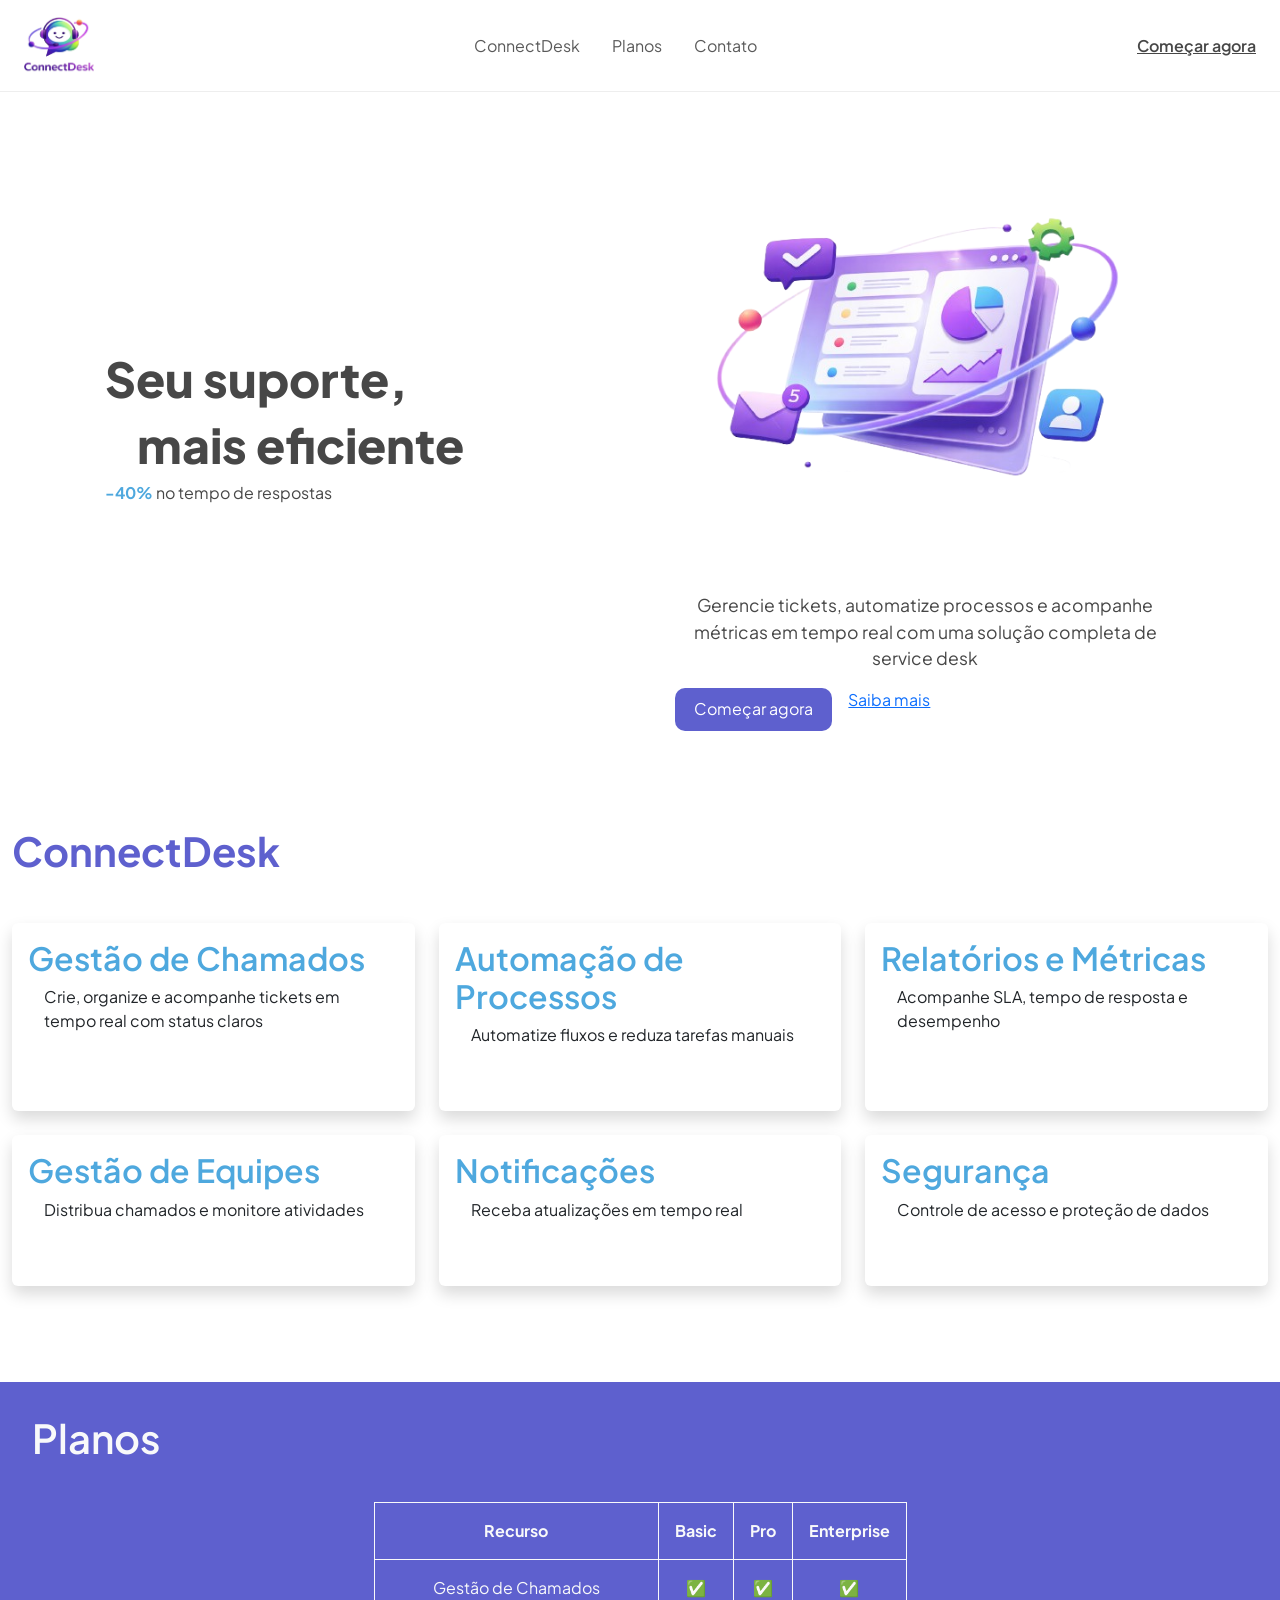
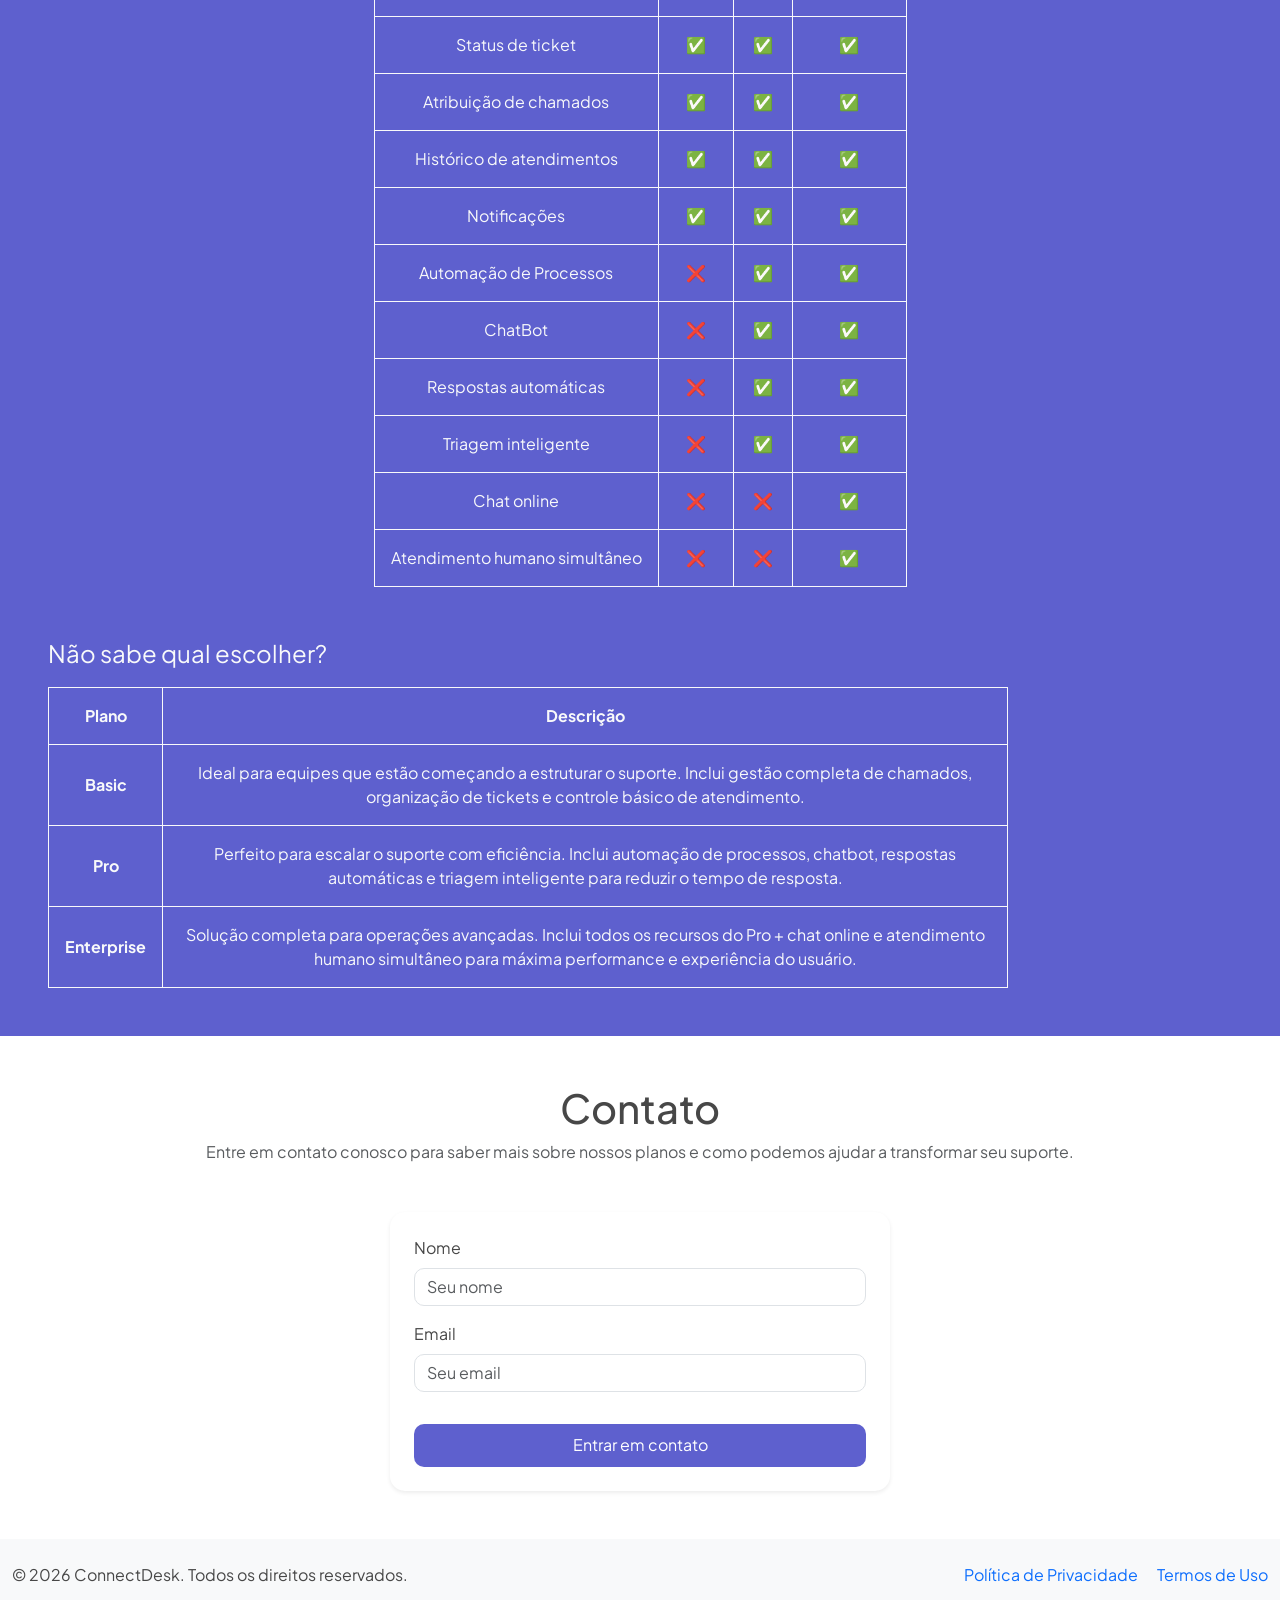
<file: index.html>
<!DOCTYPE html>
<html lang="en">
<head>
    <meta charset="UTF-8">
    <meta name="viewport" content="width=device-width, initial-scale=1.0">
    <link href="https://cdn.jsdelivr.net/npm/bootstrap@5.3.3/dist/css/bootstrap.min.css" rel="stylesheet">
    <link rel="stylesheet" href="css/styles.css">
    <title>Conheça ConnectDesk</title>
</head>
<body>
    <header class="container-fluid py-2">
        <nav class="navbar navbar-expand-lg">
            <div class="container-fluid">
                <img src="assets/logo.png" style="max-width: 70px;">

                <!-- botão mobile -->
                <button class="navbar-toggler" type="button" data-bs-toggle="collapse" data-bs-target="#menu">
                    <span class="navbar-toggler-icon"></span>
                </button>

                <div class="collapse navbar-collapse justify-content-center" id="menu">
                    <div class="navbar-nav gap-3 text-center">
                        <a class="nav-link" href="#connectdesk">ConnectDesk</a>
                        <a class="nav-link" href="#planos">Planos</a>
                        <a class="nav-link" href="#contato">Contato</a>
                    </div>
                </div>

                <div class="d-none d-lg-block">
                    <a href="http://localhost/ConnectDesk/screen/cadastro.html" class="fw-semibold">Começar agora</a>
                </div>
            </div>
        </nav>
    </header>

    <main class="container py-5">
        <div class="row align-items-center text-center text-md-start">
            <!-- TEXTO -->
            <div class="col-md-6 order-2 order-md-1">
                <div class="frase-efeito mx-auto">
                    <h1>Seu suporte,</h1>
                    <h1 id="scd-h1">mais eficiente</h1>
                    <p><span> -40%</span> no tempo de respostas</p>
                </div>
            </div>

            <!-- IMAGEM -->
            <div class="col-md-6 order-1 order-md-2 text-center">
                <img src="assets/abstract_image_index_page.png" class="img-fluid mb-4">

                <div class="opcoes mx-auto">
                    <p>
                        Gerencie tickets, automatize processos e acompanhe métricas 
                        em tempo real com uma solução completa de service desk
                    </p>

                    <div class="d-flex flex-column flex-md-row gap-3 justify-content-center justify-content-md-start">
                        <a href="http://localhost/ConnectDesk/screen/cadastro.html">
                        <button class="btn btn-primary">Começar agora</button>
                        </a>
                        <a href="#connectdesk" class="text-decoration-underline">Saiba mais</a>
                    </div>
                </div>
            </div>
        </div>
    </main>

    
    <section class="container-fluid py-5 mb-5" id="connectdesk">
        <h1 class="text-left mb-5">ConnectDesk</h1>

        <div class="row g-4">

            <div class="col-12 col-md-6 col-lg-4">
                <div class="card p-3 h-100 shadow p-3 mb-5 bg-body rounded">
                    <h2>Gestão de Chamados</h2>
                    <p>Crie, organize e acompanhe tickets em tempo real com status claros</p>
                </div>
            </div>

            <div class="col-12 col-md-6 col-lg-4">
                <div class="card p-3 h-100 shadow p-3 mb-5 bg-body rounded">
                    <h2>Automação de Processos</h2>
                    <p>Automatize fluxos e reduza tarefas manuais</p>
                </div>
            </div>

            <div class="col-12 col-md-6 col-lg-4">
                <div class="card p-3 h-100 shadow p-3 mb-5 bg-body rounded">
                    <h2>Relatórios e Métricas</h2>
                    <p>Acompanhe SLA, tempo de resposta e desempenho</p>
                </div>
            </div>

            <div class="col-12 col-md-6 col-lg-4">
                <div class="card p-3 h-100 shadow p-3 mb-5 bg-body rounded">
                    <h2>Gestão de Equipes</h2>
                    <p>Distribua chamados e monitore atividades</p>
                </div>
            </div>

            <div class="col-12 col-md-6 col-lg-4">
                <div class="card p-3 h-100 shadow p-3 mb-5 bg-body rounded">
                    <h2>Notificações</h2>
                    <p>Receba atualizações em tempo real</p>
                </div>
            </div>

            <div class="col-12 col-md-6 col-lg-4">
                <div class="card p-3 h-100 shadow p-3 mb-5 bg-body rounded">
                    <h2>Segurança</h2>
                    <p>Controle de acesso e proteção de dados</p>
                </div>
            </div>

        </div>
    </section>

    <section class="container-fluid p-0" id="planos">
        <h1 class="text-left">Planos</h1>

    <div class="table-responsive pb-5">
        <div class="d-flex justify-content-center">
            <table class=" w-auto text-center">
                    <thead>
                        <tr>
                            <th>Recurso</th>
                            <th>Basic</th>
                            <th>Pro</th>
                            <th>Enterprise</th>
                        </tr>
                    </thead>
                    <tbody>
                        <tr>
                            <td data-label="Recurso">Gestão de Chamados</td>
                            <td data-label="Basic">✅</td>
                            <td data-label="Pro">✅</td>
                            <td data-label="Enterprise">✅</td>
                        </tr>
                        <tr>
                            <td data-label="Recurso">Status de ticket</td>
                            <td data-label="Basic">✅</td>
                            <td data-label="Pro">✅</td>
                            <td data-label="Enterprise">✅</td>
                        </tr>
                        <tr>
                            <td data-label="Recurso">Atribuição de chamados</td>
                            <td data-label="Basic">✅</td>
                            <td data-label="Pro">✅</td>
                            <td data-label="Enterprise">✅</td>
                        </tr>
                        <tr>
                            <td data-label="Recurso">Histórico de atendimentos</td>
                            <td data-label="Basic">✅</td>
                            <td data-label="Pro">✅</td>
                            <td data-label="Enterprise">✅</td>
                        </tr>
                        <tr>
                            <td data-label="Recurso">Notificações</td>
                            <td data-label="Basic">✅</td>
                            <td data-label="Pro">✅</td>
                            <td data-label="Enterprise">✅</td>
                        </tr>
                        <tr>
                            <td data-label="Recurso">Automação de Processos</td>
                            <td data-label="Basic">❌</td>
                            <td data-label="Pro">✅</td>
                            <td data-label="Enterprise">✅</td>
                        </tr>        
                        <tr>
                            <td data-label="Recurso">ChatBot</td>
                            <td data-label="Basic">❌</td>
                            <td data-label="Pro">✅</td>
                            <td data-label="Enterprise">✅</td>
                        </tr>
                        <tr>
                            <td data-label="Recurso">Respostas automáticas</td>
                            <td data-label="Basic">❌</td>
                            <td data-label="Pro">✅</td>
                            <td data-label="Enterprise">✅</td>  
                        </tr>
                        <tr>
                            <td data-label="Enterprise">Triagem inteligente</td>
                            <td data-label="Basic">❌</td>
                            <td data-label="Pro">✅</td>
                            <td data-label="Enterprise">✅</td>
                        </tr> 
                        <tr>
                            <td data-label="Recurso">Chat online</td>
                            <td data-label="Basic">❌</td>
                            <td data-label="Pro">❌</td>
                            <td data-label="Enterprise">✅</td>
                        </tr>  
                        <tr>
                            <td data-label="Recurso">Atendimento humano simultâneo</td>
                            <td data-label="Basic">❌</td>
                            <td data-label="Pro">❌</td>
                            <td data-label="Enterprise">✅</td>
                        </tr>                                                             
                    </tbody>
                </table>
            </div>
        </div>

        <p>Não sabe qual escolher?</p>
            <div class="table-responsive pb-5">
             <table class="ms-5 text-center w-75">
                <thead>
                    <tr>
                        <th>Plano</th>
                        <th>Descrição</th>
                    </tr>
                </thead>
                <tbody>
                    <tr>
                        <td><strong>Basic</strong></td>
                        <td>
                            Ideal para equipes que estão começando a estruturar o suporte. 
                            Inclui gestão completa de chamados, organização de tickets e controle básico de atendimento.
                        </td>
                    </tr>
                    <tr>
                        <td><strong>Pro</strong></td>
                        <td>
                            Perfeito para escalar o suporte com eficiência. 
                            Inclui automação de processos, chatbot, respostas automáticas e triagem inteligente para reduzir o tempo de resposta.
                        </td>
                    </tr>
                    <tr>
                        <td><strong>Enterprise</strong></td>
                        <td>
                            Solução completa para operações avançadas. 
                            Inclui todos os recursos do Pro + chat online e atendimento humano simultâneo para máxima performance e experiência do usuário.
                        </td>
                    </tr>
                </tbody>
            </table>
        </div>
    </section>

    <section id="contato" class="container py-5">
        <div class="text-center mb-5">
            <h1>Contato</h1>
            <p class="text-muted">
                Entre em contato conosco para saber mais sobre nossos planos e como podemos ajudar a transformar seu suporte.
            </p>
        </div>

        <div class="d-flex justify-content-center">
            <form class="form-contato p-4 shadow-sm w-100">

                <div class="mb-3">
                    <label for="name" class="form-label">Nome</label>
                    <input type="text" class="form-control" id="name" placeholder="Seu nome">
                </div>

                <div class="mb-3">
                    <label for="email" class="form-label">Email</label>
                    <input type="email" class="form-control" id="email" placeholder="Seu email">
                </div>

                <button type="submit" class="btn btn-primary w-100 mt-3">
                    Entrar em contato
                </button>

            </form>
        </div>
    </section>

    <footer>
        <div class="container-fluid py-4">
            <div class="row align-items-center">

                <div class="col-md-6 text-center text-md-start mb-3 mb-md-0">
                    <p class="mb-0">&copy; 2026 ConnectDesk. Todos os direitos reservados.</p>
                </div>

                <div class="col-md-6 text-center text-md-end">
                    <a href="#" class="text-decoration-none me-3">Política de Privacidade</a>
                    <a href="#" class="text-decoration-none">Termos de Uso</a>
                </div>

            </div>
        </div>
    </footer>

</body>
<script src="https://cdn.jsdelivr.net/npm/bootstrap@5.3.3/dist/js/bootstrap.bundle.min.js"></script>
</html>
</file>
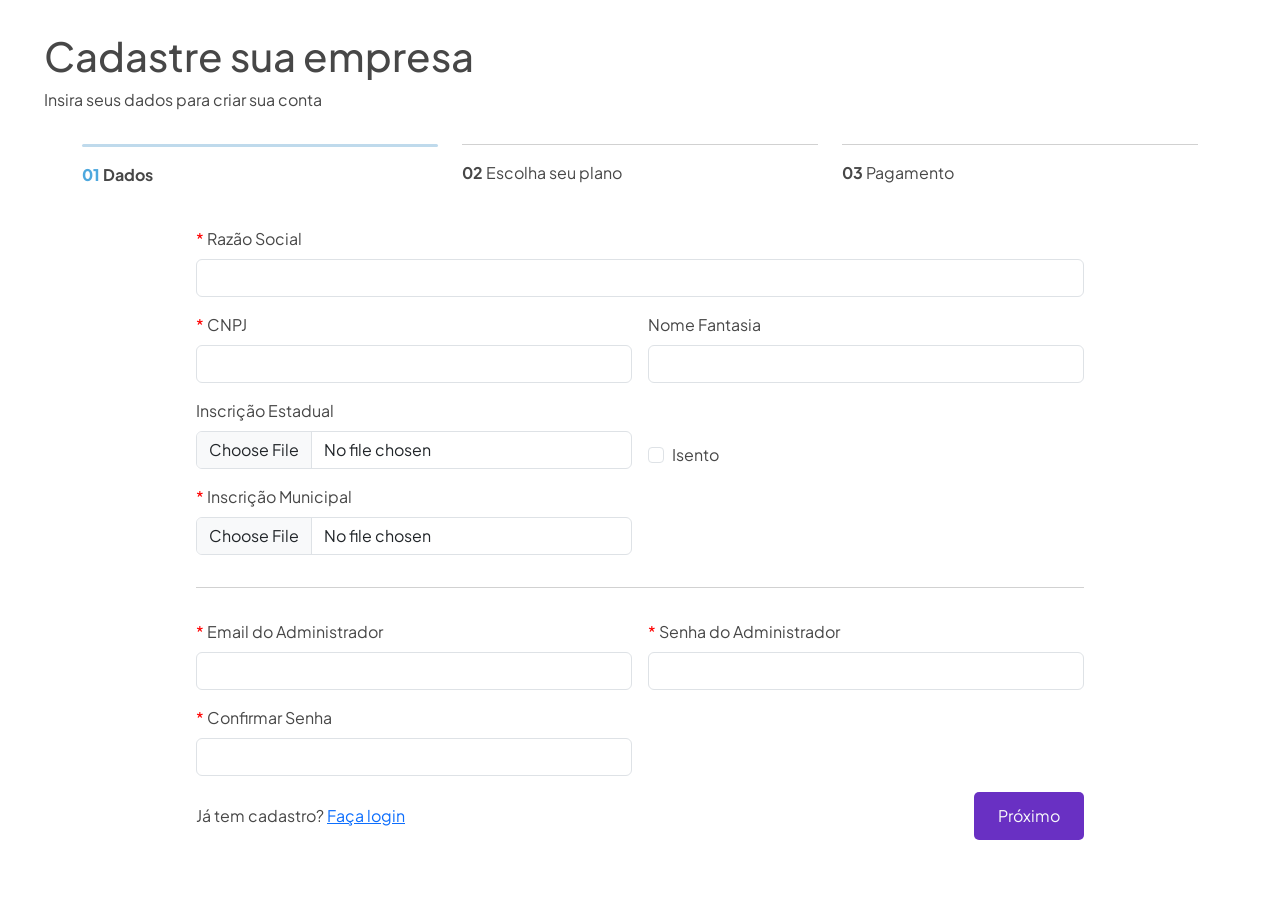
<file: screen/cadastro.html>
<!DOCTYPE html>
<html lang="en">
<head>
    <meta charset="UTF-8">
    <meta name="viewport" content="width=device-width, initial-scale=1.0">
    <link href="https://cdn.jsdelivr.net/npm/bootstrap@5.3.3/dist/css/bootstrap.min.css" rel="stylesheet">
    <link href="https://cdn.jsdelivr.net/npm/bootstrap-icons@1.11.3/font/bootstrap-icons.css" rel="stylesheet">
    <link rel="stylesheet" href="../css/cadastro.css">
    <title>Cadastre-se</title>
</head>
<body>
    <header class="container-fluid text-start">
        <h1>Cadastre sua empresa</h1>
        <p>Insira seus dados para criar sua conta</p>
    </header>
    <main>
        <section class="container">
            <div class="row">
                <div class="col" id="dados">
                    <hr>
                    <p><b>01</b> Dados</p>
                </div>
                <div class="col" id="planos">
                    <hr>
                    <p><b>02</b> Escolha seu plano</p>
                </div>
                <div class="col" id="pagamento">
                    <hr>
                    <p><b>03</b> Pagamento</p>                
                </div>
            </div> <!-- progress line -->
        </section>
    </main>

    <article class="mt-4">
        <form class="container-fluid w-75" id="forms_dados">
            <div class="row g-3">
                <div class="col-12">
                    <label for="razao_social" class="form-label">
                    <span>*</span> Razão Social
                    </label>
                    <input type="text" name="razao_social" id="razao_social" class="form-control" required>
                </div>

                <div class="col-md-6">
                    <label for="cnpj" class="form-label">
                    <span>*</span> CNPJ
                    </label>
                    <input type="text" name="cnpj" id="cnpj" class="form-control" required>
                </div>

                <div class="col-md-6">
                    <label for="nome_fantasia" class="form-label">
                    Nome Fantasia
                    </label>
                    <input type="text" name="nome_fantasia" id="nome_fantasia" class="form-control" required>
                </div>

                <div class="col-md-6">
                    <label for="inscricao_estadual" class="form-label">
                    Inscrição Estadual
                    </label>
                    <input type="file" name="inscricao_estadual" id="inscricao_estadual" class="form-control" >
                </div>

                <div class="col-md-6 d-flex align-items-end">
                    <div class="form-check">
                    <input type="checkbox" name="isento" id="isento" class="form-check-input">
                    <label for="isento" class="form-check-label">Isento</label>
                    </div>
                </div>

                <div class="col-md-6">
                    <label for="inscricao_municipal" class="form-label">
                    <span>*</span> Inscrição Municipal
                    </label>
                    <input type="file" name="inscricao_municipal" id="inscricao_municipal" class="form-control" required>
                </div>

                <div class="col-12">
                    <hr>
                </div>

                <div class="col-md-6">
                    <label for="email_adm" class="form-label">
                    <span>*</span> Email do Administrador
                    </label>
                    <input type="email" name="email_adm" id="email_adm" class="form-control" required>
                </div>

                <div class="col-md-6">
                    <label for="senha_adm" class="form-label">
                    <span>*</span> Senha do Administrador
                    </label>
                    <input type="password" name="senha_adm" id="senha_adm" class="form-control" required>
                </div>

                <div class="col-md-6">
                    <label for="confirmar_senha_adm" class="form-label">
                    <span>*</span> Confirmar Senha
                    </label>
                    <input type="password" name="confirmar_senha_adm" id="confirmar_senha_adm" class="form-control" required>
                </div>

                <div class="col-12 d-flex justify-content-between align-items-center mt-3">
                    <p class="mb-0">
                    Já tem cadastro? <a href= "/screen/login.html">Faça login</a>
                    </p>

                    <button type="submit" id="btn_proximo_dados">
                    Próximo
                    </button>
                </div>
            </div>
        </form>

        <form id="forms_planos" class="flex-column align-items-center gap-4 mt-4" >
            <label for="plano_basico" class="plano-opcao d-flex flex-row align-items-start gap-3 border rounded p-4">
                <input type="radio" name="id_plano" id="plano_basico" value=1>
                <div class="me-5"> <!-- características -->
                    <h2>Plano Básico</h2>
                    <ul>
                        <li>Gestão de chamados</li>
                        <li>Status de ticket</li>
                        <li>Atribuição de chamados</li>
                        <li>Histórico de atendimentos</li>
                        <li>Notificações (via email)</li>
                    </ul>
                </div>

                <div class="vr"></div>

                <div class="ms-5">
                    <h2>A partir de <span>R$ 29,00</span> <sub>/usuário/mês</sub></h2>
                    <p class="text-muted mb-0">Selecione este plano para escolher entre mensal ou anual</p>
                </div>
            </label>

            <label for="plano_pro" class="plano-opcao d-flex flex-row align-items-start gap-3 border rounded p-4">
                 <input type="radio" name="id_plano" id="plano_pro" value=2>
                <div class="me-5"> <!-- características -->
                    <h2>Plano Pro</h2>
                    <ul>
                        <li>Plano básico</li>
                        <li>Automação de processos</li>
                        <li>Chatbot</li>
                        <li>Respostas automáticas</li>
                        <li>Triagem inteligente</li>
                    </ul>
                </div>
            

                <div class="vr"></div>

                <div class="ms-5">
                     <h2>A partir de <span>R$ 79,00</span> <sub>/usuário/mês</sub></h2>
                    <p class="text-muted mb-0">Selecione este plano para escolher entre mensal ou anual</p>
                </div>
            </label>

            <label for="plano_enterprise" class="plano-opcao d-flex flex-row align-items-start gap-3 border rounded p-4">
                <input type="radio" name="id_plano" id="plano_enterprise" value=3>
                <div class="me-4"> <!-- características -->
                    <h2>Plano Enterprise</h2>
                    <ul>
                        <li>Plano Pro</li>
                        <li>Automação de processos</li>
                        <li>Chatbot</li>
                        <li>Respostas automáticas</li>
                        <li>Triagem inteligente</li>
                    </ul>
                </div>
            

                <div class="vr"></div>
                
                <div class="ms-5">
                    <h2>A partir de <span>R$ 149,00</span> <sub>/usuário/mês</sub></h2>
                    <p class="text-muted mb-0">Selecione este plano para escolher entre mensal ou anual</p>
                </div>
            </label>

              <!-- Tabela de tipos de assinatura, exibida após escolher um plano -->
            <div id="tabela-assinatura-wrapper" class="w-100" style="display: none;">
                <h4 class="text-center mb-3">
                    Como você quer pagar o <span id="planoEscolhidoNome">Plano</span>?
                </h4>

                <table class="table-assinatura mx-auto">
                    <thead>
                        <tr>
                            <th></th>
                            <th>Tipo</th>
                            <th>Preço</th>
                        </tr>
                    </thead>
                    <tbody>
                        <tr id="linha_tipo_mensal" class="linha-tipo">
                            <td><input type="radio" name="tipo_assinatura" id="tipo_mensal" value="mensal"></td>
                            <td>Mensal</td>
                            <td id="precoMensalTabela">R$ 29,00 <small>/usuário</small></td>
                        </tr>
                        <tr id="linha_tipo_anual" class="linha-tipo">
                            <td><input type="radio" name="tipo_assinatura" id="tipo_anual" value="anual"></td>
                            <td>Anual</td>
                            <td id="precoAnualTabela">R$ 319,00 <small>/usuário</small></td>
                        </tr>
                    </tbody>
                </table>
            </div>

            <button id="btn_voltar_planos" class="mt-5 me-5">
                Voltar
            </button>
            
            <button type="submit" id="btn_proximo_planos" class="ms-5">
                Próximo
            </button>
        </form>

        <form action="" id="forms_pagamento">
            <button type="button" id="btn_voltar_pagamento" class="mt-5 me-5">
                <i class="bi bi-chevron-left"></i>
            </button>

            <h5 class="fw-bold mb-3">Dados para emissão fiscal</h5>

            <div class="dropdown mb-4">
                <button 
                    class="btn btn-light border d-flex align-items-center w-100 p-3 gap-3 shadow-sm" 
                    type="button" 
                    id="dropdownMenuButton1" 
                    data-bs-toggle="dropdown"
                >
                    <i class="bi bi-file-earmark fs-1"></i>

                    <div class="text-start flex-grow-1">
                    <div class="fw-semibold">Nome Empresa</div>
                    <small class="text-muted">CNPJ: 12.345.678/0001-90</small>
                    </div>

                    <i class="bi bi-chevron-down text-muted"></i>
                </button>
                
                <div class="dropdown-menu p-4 shadow border-0 w-100">
                    <h6 class="fw-bold mb-2">Nome Empresa</h6>
                    <p class="mb-1 text-muted">CNPJ: 12.345.678/0001-90</p>
                    <p class="mb-1 text-muted">Inscrição Estadual: ...</p>
                    <p class="mb-1 text-muted">Inscrição Municipal: ...</p>
                    <p class="mb-2 text-muted">Endereço: Rua Exemplo, 123</p>
                    <p class="mb-3 text-muted">Regime tributário: ...</p>

                    <hr>

                    <p class="mb-1"><strong>Produto:</strong> <span id="resumoDropdownProduto">Plano Pro - ConnectDesk</span></p>
                    <p class="mb-1"><strong>Valor:</strong> <span id="resumoDropdownValor">R$ 869,00</span></p>
                    <p class="mb-0"><strong>Código:</strong> 123456</p>
                </div>
            </div>


            <h5 class="fw-bold mb-3">Forma de pagamento</h5>

            <div class="row">

            <!-- PAGAMENTOS -->
            <div class="col-md-7">
                <div class="d-flex flex-column gap-3">

                <!-- Cartão -->
                <label class="border rounded p-3 d-flex align-items-center gap-3 payment-option">
                    <input type="radio" name="modo_pagamento_assinatura" id="opcao_cartao" value="cartao" class="form-check-input">
                    <i class="bi bi-credit-card-2-back-fill fs-3"></i>
                    <div class="fw-semibold">Cartão de Crédito</div>
                </label>

                <!--Tabela de cadastro do cartão-->
                <div id="tabela-cartao" class="border rounded p-3 d-none">
                    <h6 class="fw-bold mb-3">Dados do cartão</h6>
                    
                    <div class="mb-2">
                        <label for="cartao_numero" class="form-label small mb-1"> Número do cartão</label>
                        <input type="text" id="cartao_numero" name="numero_cartao_banco" class="form-control" placeholder="0000 0000 0000 0000" maxlength="19">
                    </div>

                    <div class="mb-2">
                        <label for="cartao_nome" class="form-label small mb-1"> Nome impresso no cartão</label>
                        <input type="text" id="cartao_nome" name="nome_titular_banco" class="form-control" placeholder="Como está no cartão">
                    </div>
                    
                    <div class="mb-2">
                        <label for="cartao_validade" class="form-label small mb-1"> Data de validade</label>
                        <input type="text" id="cartao_validade" name="data_validade_cartao_banco" class="form-control" placeholder="00/00" maxlength="5">
                    </div>

                    <div class="row g-2 mb-3">
                        <div class="col-6">
                            <label for="cartao_cvv" class="form-label small mb-1"> CVV</label>
                            <input type="text" id="cartao_cvv" name="codigo_seguranca_cartao_banco" class="form-control" placeholder="123" maxlength="3">
                        </div>
                    </div>

                    <button type="button" id="btn_salvar_cartao"> Salvar cartão</button>
                    <p id="cartaoStatus" class="d-none mt-2 text-success"> Cartão Salvo ✓ </p>
                    
                    <div id="tabela-parcelamento-wrapper" class="mt-3 d-none">
                        <label for="parcelamento" class="form-label small mb-1">Parcelamento</label>
                        <select id="parcelamento" name="qtd_parcelas_assinatura" class="form-select"></select>
                    </div>
                </div>

                

                <!-- Boleto -->
                <label class="border rounded p-3 payment-option">
                    <div class="d-flex align-items-center gap-3">
                    <input type="radio" name="modo_pagamento_assinatura" value="boleto" class="form-check-input">
                    <i class="bi bi-upc-scan fs-3"></i>
                    <div class="fw-semibold">Boleto Bancário</div>
                    </div>
                    <small class="text-muted d-block text-end mt-1">
                    Vencimento em 5 dias úteis
                    </small>
                </label>

                <!-- Pix -->
                <label class="border rounded p-3 payment-option">
                    <div class="d-flex align-items-center gap-3">
                    <input type="radio" name="modo_pagamento_assinatura" value="pix" class="form-check-input">

                    <svg width="28" height="28" fill="currentColor" viewBox="0 0 30 30">
                        <path d="M 15 1.0996094 C 13.975 1.0996094 12.949922 1.4895313 12.169922 2.2695312 L 7.1894531 7.25 L 7.3398438 7.25 C 8.6098437 7.25 9.7992188 7.740625 10.699219 8.640625 L 14.189453 12.130859 C 14.639453 12.570859 15.360547 12.570859 15.810547 12.130859 L 19.300781 8.640625 C 20.200781 7.740625 21.390156 7.25 22.660156 7.25 L 22.810547 7.25 L 17.830078 2.2695312 C 17.050078 1.4895313 16.025 1.0996094 15 1.0996094 z M 5.6894531 8.75 L 2.2695312 12.169922 C 0.70953125 13.729922 0.70953125 16.270078 2.2695312 17.830078 L 5.6894531 21.25 L 7.3398438 21.25 C 8.2098438 21.25 9.030625 20.910781 9.640625 20.300781 L 13.130859 16.810547 C 14.160859 15.780547 15.839141 15.780547 16.869141 16.810547 L 20.359375 20.300781 C 20.969375 20.910781 21.790156 21.25 22.660156 21.25 L 24.310547 21.25 L 27.730469 17.830078 C 29.290469 16.270078 29.290469 13.729922 27.730469 12.169922 L 24.310547 8.75 L 22.660156 8.75 C 21.790156 8.75 20.969375 9.0892188 20.359375 9.6992188 L 16.869141 13.189453 C 16.359141 13.699453 15.68 13.960938 15 13.960938 C 14.32 13.960938 13.640859 13.699453 13.130859 13.189453 L 9.640625 9.6992188 C 9.030625 9.0892187 8.2098437 8.75 7.3398438 8.75 L 5.6894531 8.75 z M 15 17.539062 C 14.7075 17.539062 14.414453 17.649141 14.189453 17.869141 L 10.699219 21.359375 C 9.7992188 22.259375 8.6098437 22.75 7.3398438 22.75 L 7.1894531 22.75 L 12.169922 27.730469 C 13.729922 29.290469 16.270078 29.290469 17.830078 27.730469 L 22.810547 22.75 L 22.660156 22.75 C 21.390156 22.75 20.200781 22.259375 19.300781 21.359375 L 15.810547 17.869141 C 15.585547 17.649141 15.2925 17.539062 15 17.539062 z"></path>
                    </svg>

                    <div class="fw-semibold">Pix</div>
                    </div>

                    <small class="text-success d-block text-end mt-1">
                    Aprovação imediata
                    </small>

                    <ol class="mt-2 small text-muted mb-0">
                    <li>Um código Pix será gerado</li>
                    <li>Pague pelo app do seu banco</li>
                    </ol>
                </label>

                </div>
            </div>

            <!-- RESUMO -->
            <div class="col-md-5">
                <div class="price-summary p-4 rounded border shadow-sm">

                <h6 class="fw-bold mb-0" id="resumoPlano"> PLANO PRO</h6>
                <small class="text-muted" id="resumoTipo">Anual</small>

                <hr>

                <!-- LINHAS ALINHADAS -->
                <div class="d-flex justify-content-between">
                    <span>Subtotal</span>
                    <span class="fw-bold" id="resumoSubtotal" >R$ 948,00</span>
                </div>

                <div class="d-flex justify-content-between" id="resumoLinhaDesconto">
                    <span>Desconto</span>
                    <span class="fw-bold text-success" id="resumoDesconto">- R$ 79,00</span>
                </div>

                <hr>

                <div class="d-flex justify-content-between">
                    <strong>Total</strong>
                    <strong id="resumoTotal">R$ 869,00</strong>
                </div>

                </div>

                <button type="button" class="btn-finalizar w-100 mt-5" id="btn_finalizar_pagamento" onclick="cadastro()"><b>Finalizar</b></button>
            </div>
            </div>
            <div id="success-card" class="success-card shadow">
                <div class="d-flex align-items-center gap-3">
                    <i class="bi bi-check-circle-fill text-success fs-2"></i>
                    <div>
                        <h6 class="mb-0 fw-bold">Cadastro finalizado!</h6>
                        <small class="text-muted">Tudo certo com sua conta 🎉</small>
                    </div>
                </div>
            </div>
        </form>     
    </article>


<script src="https://code.jquery.com/jquery-3.7.1.min.js"></script>
<script src="../js/AJAX/cadastro-ajax.js"></script>
<script src="../js/cadastro.js"></script>

<script src="https://cdn.jsdelivr.net/npm/bootstrap@5.0.2/dist/js/bootstrap.bundle.min.js"
        integrity="sha384-MrcW6ZMFYlzcLA8Nl+NtUVF0sA7MsXsP1UyJoMp4YLEuNSfAP+JcXn/tWtIaxVXM"
        crossorigin="anonymous"></script>
</body>
</html>
</file>
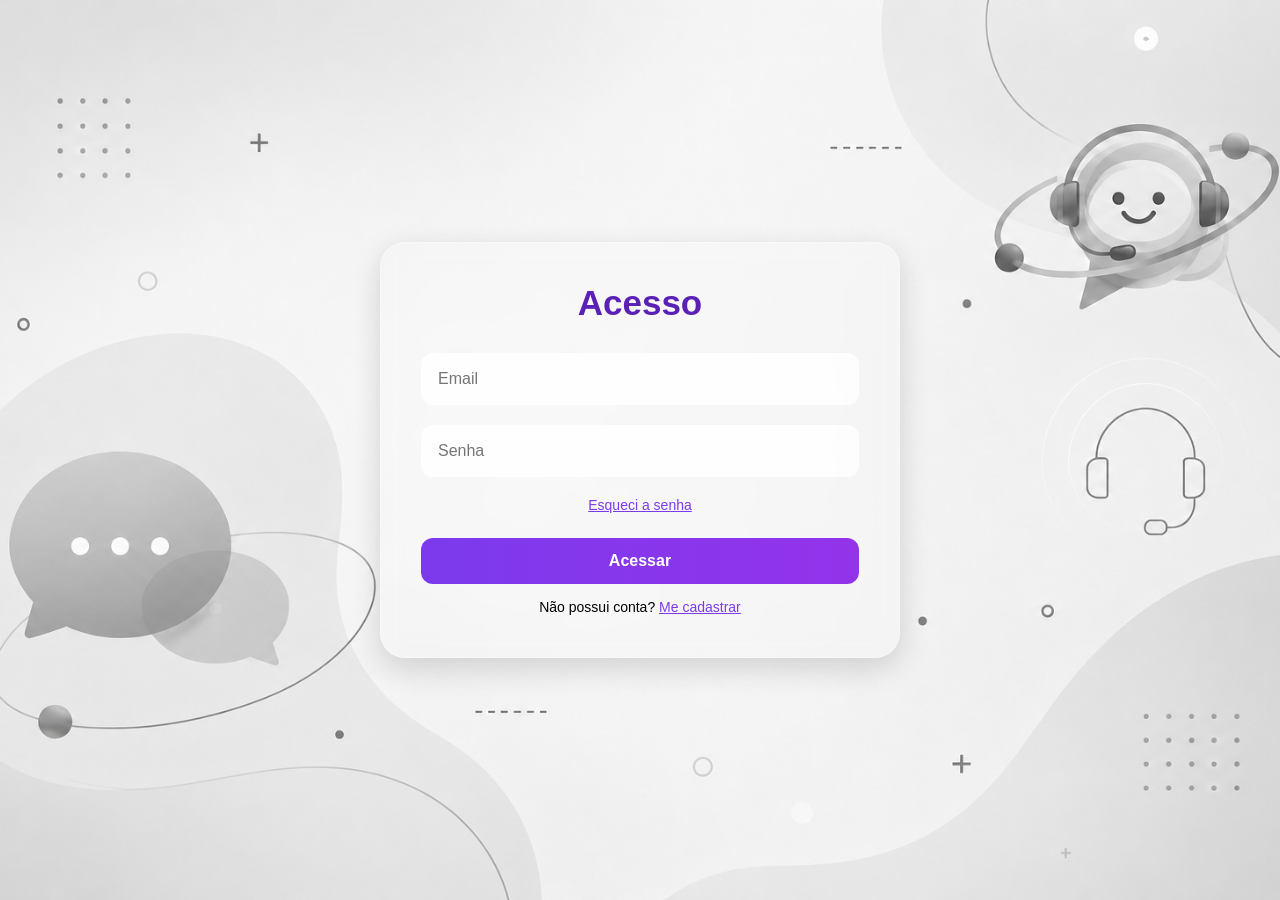
<file: screen/login.html>
<!DOCTYPE html>
<html lang="pt-br">
<head>
    <meta charset="UTF-8">
    <meta name="viewport" content="width=device-width, initial-scale=1.0">
    <title>ConnectDesk - Login</title>

    <link rel="stylesheet" href="../css/login.css">
</head>
<body>

    <div class="container">

        <!-- Painel Login -->
        <form id="form_login" class="login-panel">
            <h1>Acesso</h1>

            <div class="caixa-login">
                <input type="email" name="email" id="email" placeholder="Email">
            </div>

            <div class="caixa-login">
                <input type="password" name="senha" id="senha" placeholder="Senha">
            </div>

            <a href="#" class="esqueci-senha">Esqueci a senha</a>

            <button type="button" class="btn acessar" onclick="validarCampos(); login();">
                Acessar
            </button>

            <p class="frase-cadastro">
            Não possui conta? <a href="http://localhost/ConnectDesk/screen/cadastro.html" class="me-cadastrar">Me cadastrar</a>
            </p>
            
        </form>

    </div>
    <script src="https://code.jquery.com/jquery-3.7.1.min.js"></script>
    <script src="../js/AJAX/login-ajax.js"></script>
    <script src="../js/login.js"></script>
</body>
</html>
</file>
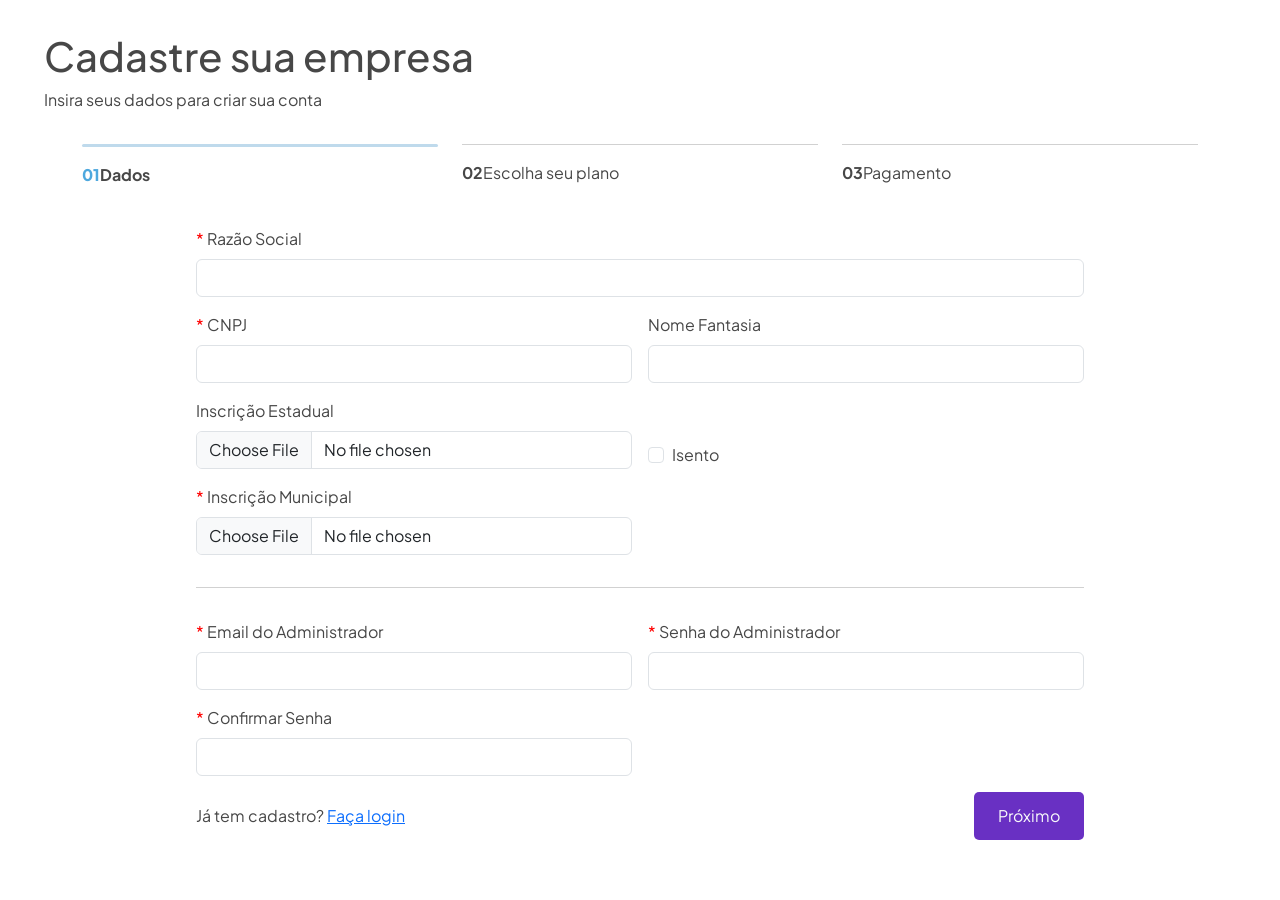
<file: telas/cadastro.html>
<!DOCTYPE html>
<html lang="en">
<head>
    <meta charset="UTF-8">
    <meta name="viewport" content="width=device-width, initial-scale=1.0">
    <link href="https://cdn.jsdelivr.net/npm/bootstrap@5.3.3/dist/css/bootstrap.min.css" rel="stylesheet">
    <link href="https://cdn.jsdelivr.net/npm/bootstrap-icons@1.11.3/font/bootstrap-icons.css" rel="stylesheet">
    <link rel="stylesheet" href="../css/cadastro.css">
    <title>Cadastre-se</title>
</head>
<body>
    <header class="container-fluid text-start">
        <h1>Cadastre sua empresa</h1>
        <p>Insira seus dados para criar sua conta</p>
    </header>
    <main>
        <section class="container">
            <div class="row">
                <div class="col" id="dados">
                    <hr>
                    <p><b>01</b>Dados</p>
                </div>
                <div class="col" id="planos">
                    <hr>
                    <p><b>02</b>Escolha seu plano</p>
                </div>
                <div class="col" id="pagamento">
                    <hr>
                    <p><b>03</b>Pagamento</p>                
                </div>
            </div> <!-- progress line -->
        </section>
    </main>

    <article class="mt-4">
        <form class="container-fluid w-75" id="forms_dados">
            <div class="row g-3">
                <div class="col-12">
                    <label for="razao_social" class="form-label">
                    <span>*</span> Razão Social
                    </label>
                    <input type="text" name="razao_social" id="razao_social" class="form-control" required>
                </div>

                <div class="col-md-6">
                    <label for="cnpj" class="form-label">
                    <span>*</span> CNPJ
                    </label>
                    <input type="text" name="cnpj" id="cnpj" class="form-control" required>
                </div>

                <div class="col-md-6">
                    <label for="nome_fantasia" class="form-label">
                    Nome Fantasia
                    </label>
                    <input type="text" name="nome_fantasia" id="nome_fantasia" class="form-control" required>
                </div>

                <div class="col-md-6">
                    <label for="inscricao_estadual" class="form-label">
                    Inscrição Estadual
                    </label>
                    <input type="file" name="inscricao_estadual" id="inscricao_estadual" class="form-control" >
                </div>

                <div class="col-md-6 d-flex align-items-end">
                    <div class="form-check">
                    <input type="checkbox" name="isento" id="isento" class="form-check-input">
                    <label for="isento" class="form-check-label">Isento</label>
                    </div>
                </div>

                <div class="col-md-6">
                    <label for="inscricao_municipal" class="form-label">
                    <span>*</span> Inscrição Municipal
                    </label>
                    <input type="file" name="inscricao_municipal" id="inscricao_municipal" class="form-control" required>
                </div>

                <div class="col-12">
                    <hr>
                </div>

                <div class="col-md-6">
                    <label for="email_adm" class="form-label">
                    <span>*</span> Email do Administrador
                    </label>
                    <input type="email" name="email_adm" id="email_adm" class="form-control" required>
                </div>

                <div class="col-md-6">
                    <label for="senha_adm" class="form-label">
                    <span>*</span> Senha do Administrador
                    </label>
                    <input type="password" name="senha_adm" id="senha_adm" class="form-control" required>
                </div>

                <div class="col-md-6">
                    <label for="confirmar_senha_adm" class="form-label">
                    <span>*</span> Confirmar Senha
                    </label>
                    <input type="password" name="confirmar_senha_adm" id="confirmar_senha_adm" class="form-control" required>
                </div>

                <div class="col-12 d-flex justify-content-between align-items-center mt-3">
                    <p class="mb-0">
                    Já tem cadastro? <a href="../telas/login.html">Faça login</a>
                    </p>

                    <button type="submit" id="btn_proximo_dados">
                    Próximo
                    </button>
                </div>
            </div>
        </form>

        <form id="forms_planos" class="flex-column align-items-center gap-4 mt-4" >
            <input type="radio" name="plano" id="plano_basico">
            <div style="width: max-content;" class="d-flex flex-row border rounded p-4">
                <div class="me-5"> <!-- características -->
                    <h2>Plano Básico</h2>
                    <ul>
                        <li>Gestão de chamados</li>
                        <li>Status de ticket</li>
                        <li>Atribuição de chamados</li>
                        <li>Histórico de atendimentos</li>
                        <li>Notificações (via email)</li>
                    </ul>
                </div>

                <div class="vr"></div>

                <div class="ms-5">
                    <h2><span>Valor mensal:</span> R$ 29,00 <sub>/usuário</sub></h2>
                    <h2><span>Valor anual:</span> R$ 319,00 <sub>/usuário</sub></h2>
                    <p>* Um mês gratuíto para planos anuais</p>
                </div>
            </div>

            <input type="radio" name="plano" id="plano_pro">
            <div style="width: max-content;" class="d-flex flex-row border rounded p-4">
                <div class="me-5"> <!-- características -->
                    <h2>Plano Pro</h2>
                    <ul>
                        <li>Plano básico</li>
                        <li>Automação de processos</li>
                        <li>Chatbot</li>
                        <li>Respostas automáticas</li>
                        <li>Triagem inteligente</li>
                    </ul>
                </div>

                <div class="vr"></div>

                <div class="ms-5">
                    <h2><span>Valor mensal:</span> R$ 79,00 <sub>/usuário</sub></h2>
                    <h2><span>Valor anual:</span> R$ 869,00 <sub>/usuário</sub></h2>
                    <p>* Um mês gratuíto para planos anuais</p>
                </div>
            </div>


            <input type="radio" name="plano" id="plano_enterprise">
            <div style="width: max-content;" class="d-flex flex-row border rounded p-4">
                <div class="me-4"> <!-- características -->
                    <h2>Plano Enterprise</h2>
                    <ul>
                        <li>Plano Pro</li>
                        <li>Automação de processos</li>
                        <li>Chatbot</li>
                        <li>Respostas automáticas</li>
                        <li>Triagem inteligente</li>
                    </ul>
                </div>

                <div class="vr"></div>
                
                <div class="ms-5">
                    <h2><span>Valor mensal:</span> R$ 149,00 <sub>/usuário</sub></h2>
                    <h2><span>Valor anual:</span> R$ 1490,00 <sub>/usuário</sub></h2>
                    <p>* Dois meses gratuíto para planos anuais</p>
                </div>
            </div>

            <button id="btn_voltar_planos" class="mt-5 me-5">
                Voltar
            </button>
            
            <button type="submit" id="btn_proximo_planos" class="ms-5">
                Próximo
            </button>
        </form>

        <form action="" id="forms_pagamento">
            <button type="button" id="btn_voltar_pagamento" class="mt-5 me-5">
                <i class="bi bi-chevron-left"></i>
            </button>

            <h5 class="fw-bold mb-3">Dados para emissão fiscal</h5>

            <div class="dropdown mb-4">
                <button 
                    class="btn btn-light border d-flex align-items-center w-100 p-3 gap-3 shadow-sm" 
                    type="button" 
                    id="dropdownMenuButton1" 
                    data-bs-toggle="dropdown"
                >
                    <i class="bi bi-file-earmark fs-1"></i>

                    <div class="text-start flex-grow-1">
                    <div class="fw-semibold">Nome Empresa</div>
                    <small class="text-muted">CNPJ: 12.345.678/0001-90</small>
                    </div>

                    <i class="bi bi-chevron-down text-muted"></i>
                </button>
                
                <div class="dropdown-menu p-4 shadow border-0 w-100">
                    <h6 class="fw-bold mb-2">Nome Empresa</h6>
                    <p class="mb-1 text-muted">CNPJ: 12.345.678/0001-90</p>
                    <p class="mb-1 text-muted">Inscrição Estadual: ...</p>
                    <p class="mb-1 text-muted">Inscrição Municipal: ...</p>
                    <p class="mb-2 text-muted">Endereço: Rua Exemplo, 123</p>
                    <p class="mb-3 text-muted">Regime tributário: ...</p>

                    <hr>

                    <p class="mb-1"><strong>Produto:</strong> Plano Pro - ConnectDesk</p>
                    <p class="mb-1"><strong>Valor:</strong> R$ 869,00</p>
                    <p class="mb-0"><strong>Código:</strong> 123456</p>
                </div>
            </div>


            <h5 class="fw-bold mb-3">Forma de pagamento</h5>

            <div class="row">

            <!-- PAGAMENTOS -->
            <div class="col-md-7">
                <div class="d-flex flex-column gap-3">

                <!-- Cartão -->
                <label class="border rounded p-3 d-flex align-items-center gap-3 payment-option">
                    <input type="radio" name="forma_pag" class="form-check-input">
                    <i class="bi bi-credit-card-2-back-fill fs-3"></i>
                    <div class="fw-semibold">Cartão de Crédito</div>
                </label>

                <!-- Boleto -->
                <label class="border rounded p-3 payment-option">
                    <div class="d-flex align-items-center gap-3">
                    <input type="radio" name="forma_pag" class="form-check-input">
                    <i class="bi bi-upc-scan fs-3"></i>
                    <div class="fw-semibold">Boleto Bancário</div>
                    </div>
                    <small class="text-muted d-block text-end mt-1">
                    Vencimento em 5 dias úteis
                    </small>
                </label>

                <!-- Pix -->
                <label class="border rounded p-3 payment-option">
                    <div class="d-flex align-items-center gap-3">
                    <input type="radio" name="forma_pag" class="form-check-input">

                    <svg width="28" height="28" fill="currentColor" viewBox="0 0 30 30">
                        <path d="M 15 1.0996094 C 13.975 1.0996094 12.949922 1.4895313 12.169922 2.2695312 L 7.1894531 7.25 L 7.3398438 7.25 C 8.6098437 7.25 9.7992188 7.740625 10.699219 8.640625 L 14.189453 12.130859 C 14.639453 12.570859 15.360547 12.570859 15.810547 12.130859 L 19.300781 8.640625 C 20.200781 7.740625 21.390156 7.25 22.660156 7.25 L 22.810547 7.25 L 17.830078 2.2695312 C 17.050078 1.4895313 16.025 1.0996094 15 1.0996094 z M 5.6894531 8.75 L 2.2695312 12.169922 C 0.70953125 13.729922 0.70953125 16.270078 2.2695312 17.830078 L 5.6894531 21.25 L 7.3398438 21.25 C 8.2098438 21.25 9.030625 20.910781 9.640625 20.300781 L 13.130859 16.810547 C 14.160859 15.780547 15.839141 15.780547 16.869141 16.810547 L 20.359375 20.300781 C 20.969375 20.910781 21.790156 21.25 22.660156 21.25 L 24.310547 21.25 L 27.730469 17.830078 C 29.290469 16.270078 29.290469 13.729922 27.730469 12.169922 L 24.310547 8.75 L 22.660156 8.75 C 21.790156 8.75 20.969375 9.0892188 20.359375 9.6992188 L 16.869141 13.189453 C 16.359141 13.699453 15.68 13.960938 15 13.960938 C 14.32 13.960938 13.640859 13.699453 13.130859 13.189453 L 9.640625 9.6992188 C 9.030625 9.0892187 8.2098437 8.75 7.3398438 8.75 L 5.6894531 8.75 z M 15 17.539062 C 14.7075 17.539062 14.414453 17.649141 14.189453 17.869141 L 10.699219 21.359375 C 9.7992188 22.259375 8.6098437 22.75 7.3398438 22.75 L 7.1894531 22.75 L 12.169922 27.730469 C 13.729922 29.290469 16.270078 29.290469 17.830078 27.730469 L 22.810547 22.75 L 22.660156 22.75 C 21.390156 22.75 20.200781 22.259375 19.300781 21.359375 L 15.810547 17.869141 C 15.585547 17.649141 15.2925 17.539062 15 17.539062 z"></path>
                    </svg>

                    <div class="fw-semibold">Pix</div>
                    </div>

                    <small class="text-success d-block text-end mt-1">
                    Aprovação imediata
                    </small>

                    <ol class="mt-2 small text-muted mb-0">
                    <li>Um código Pix será gerado</li>
                    <li>Pague pelo app do seu banco</li>
                    </ol>
                </label>

                </div>
            </div>

            <!-- RESUMO -->
            <div class="col-md-5">
                <div class="price-summary p-4 rounded border shadow-sm">

                <h6 class="fw-bold mb-0">PLANO PRO</h6>
                <small class="text-muted">Anual</small>

                <hr>

                <!-- LINHAS ALINHADAS -->
                <div class="d-flex justify-content-between">
                    <span>Subtotal</span>
                    <span class="fw-bold">R$ 948,00</span>
                </div>

                <div class="d-flex justify-content-between">
                    <span>Desconto</span>
                    <span class="fw-bold text-success">- R$ 79,00</span>
                </div>

                <hr>

                <div class="d-flex justify-content-between">
                    <strong>Total</strong>
                    <strong>R$ 869,00</strong>
                </div>

                </div>

                <button type="button" class="btn-finalizar w-100 mt-5" id="btn_finalizar_pagamento"><b>Finalizar</b></button>
            </div>
            </div>
            <div id="success-card" class="success-card shadow">
                <div class="d-flex align-items-center gap-3">
                    <i class="bi bi-check-circle-fill text-success fs-2"></i>
                    <div>
                        <h6 class="mb-0 fw-bold">Cadastro finalizado!</h6>
                        <small class="text-muted">Tudo certo com sua conta 🎉</small>
                    </div>
                </div>
            </div>
        </form>
    </article>


</body>
<script src="../js/cadastro.js"></script>
<script src="https://cdn.jsdelivr.net/npm/bootstrap@5.0.2/dist/js/bootstrap.bundle.min.js" integrity="sha384-MrcW6ZMFYlzcLA8Nl+NtUVF0sA7MsXsP1UyJoMp4YLEuNSfAP+JcXn/tWtIaxVXM" crossorigin="anonymous"></script>
</html>
</file>
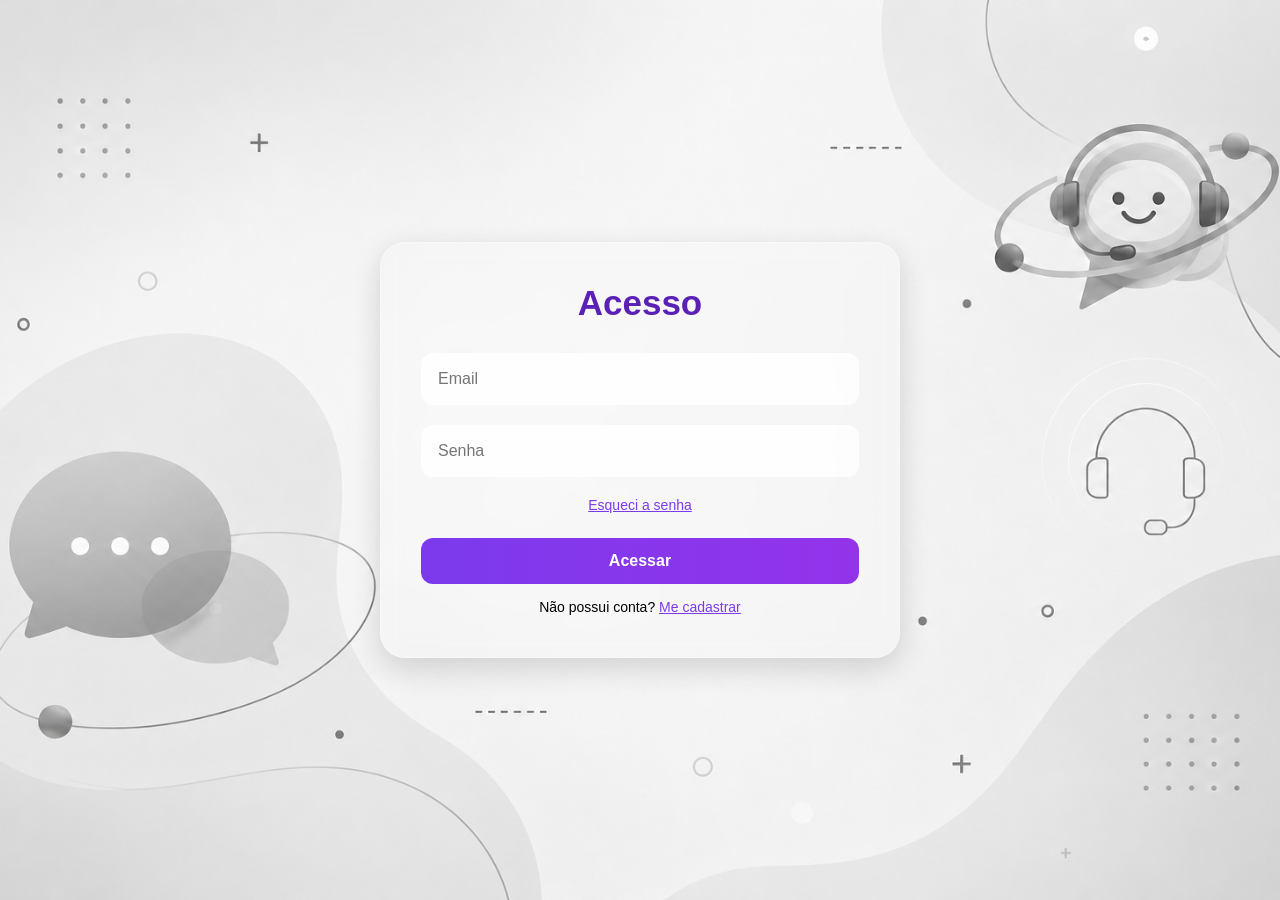
<file: telas/login.html>
<!DOCTYPE html>
<html lang="pt-br">
<head>
    <meta charset="UTF-8">
    <meta name="viewport" content="width=device-width, initial-scale=1.0">
    <title>ConnectDesk - Login</title>

    <link rel="stylesheet" href="/css/login.css">
</head>
<body>

    <div class="container">

        <!-- Painel Login -->
        <div class="login-panel">
            <h1>Acesso</h1>

            <div class="caixa-login">
                <input type="email" id="email" placeholder="Email">
            </div>

            <div class="caixa-login">
                <input type="password" id="senha" placeholder="Senha">
            </div>

            <a href="#" class="esqueci-senha">Esqueci a senha</a>

            <button class="btn acessar" onclick="validarCampos()">
                Acessar
            </button>

            <p class="frase-cadastro">
            Não possui conta? <a href="#" class="me-cadastrar">Me cadastrar</a>
            </p>
            
        </div>

    </div>

    <!-- Janela Sucesso -->
    <div class="janela" id="janelaSucesso">
        <div class="conteudo-janela">
            <h2>Sucesso</h2>
            <button onclick="fecharJanela()">OK</button>
        </div>
    </div>

    <script src="/js/login.js"></script>
</body>
</html>
</file>
<file: css/styles.css>
@import url('https://fonts.googleapis.com/css2?family=Plus+Jakarta+Sans:wght@200..800&display=swap');

/* ========================= */
/* RESET */
/* ========================= */
* {
    box-sizing: border-box;
    margin: 0;
    padding: 0;
}

/* ========================= */
/* VARIÁVEIS */
/* ========================= */
:root {
    --text-color: #474747;
    --purple: #6930C3;
    --purple-blue: #5E60CE;
    --ocean-blue: #4EA8DE;
    --white: #F8F9FA;
    --font: "Plus Jakarta Sans", sans-serif;
}

/* ========================= */
/* BODY */
/* ========================= */
body {
    font-family: "Plus Jakarta Sans", sans-serif;
    color: var(--text-color);
}

/* ========================= */
/* HEADER */
/* ========================= */
header {
    border-bottom: 1px solid #eee;
}

header a {
    color: var(--text-color);
    transition: 0.2s;
}

header a:hover {
    color: var(--purple-blue) !important;
    font-weight: 700;
}

/* ========================= */
/* HERO */
/* ========================= */
.frase-efeito {
    max-width: 500px;
}

.frase-efeito h1 {
    font-size: 3rem;
    font-weight: 800;
}

#scd-h1 {
    margin-left: 2rem;
}

.frase-efeito span {
    color: var(--ocean-blue);
    font-weight: bold;
}

.opcoes {
    max-width: 500px;
    margin-top: 2rem;
}

.opcoes p {
    font-size: 1.1rem;
}

/* BOTÃO */
.btn-primary {
    background-color: var(--purple-blue);
    border: none;
    border-radius: 10px;
    padding: 0.6rem 1.2rem;
}

.btn-primary:hover {
    background-color: var(--text-color);
}

/* IMAGEM */
main img {
    max-width: 100%;
    margin-top: 2rem;
}

/* ========================= */
/* CARDS */
/* ========================= */
.card {
    border: none;
    border-radius: 15px;
    transition: 0.3s;
    font-family: var(--font);
}

.card h2{
    font-weight: 600;
}

.card:hover {
    transform: translateY(-5px);
    box-shadow: 0px 10px 25px rgba(0,0,0,0.08);
}

#connectdesk h1 {
    color: var(--purple-blue);
    font-weight: 700;
}

#connectdesk h2 {
    color: var(--ocean-blue);
}

#connectdesk p {
    margin: 0 1rem;
}

/* ========================= */
/* PLANOS */
/* ========================= */
#planos {
    background-color: var(--purple-blue);
    padding-bottom: 2rem;
}

#planos h1 {
    color: var(--white);
    font-weight: 600;
    padding: 2rem;
    text-align: left;
}

#planos p {
    color: var(--white);
    font-size: 1.5rem;
    text-align: left;
    margin-left: 3rem;
}


/* TABELA */
table {
    border-collapse: collapse;
}

th, td {
    padding: 1rem;
    border: 1px solid var(--white);
    text-align: center;
    color: var(--white);
}

/* ========================= */
/* CONTATO */
/* ========================= */

.form-contato {
    width: 100%;
    max-width: 500px;
    background-color: white;
    border-radius: 15px;
    transition: 0.3s;
}

.form-contato:hover {
    transform: translateY(-5px);
    box-shadow: 0 10px 30px rgba(0,0,0,0.08);
}

.form-control {
    border-radius: 10px;
}

.form-control:focus {
    border-color: var(--purple-blue);
    box-shadow: 0 0 0 0.2rem rgba(94, 96, 206, 0.2);
}

/* ========================= */
/* FOOTER */
/* ========================= */
footer {
    background-color: var(--white);
}

/* ========================= */
/* RESPONSIVIDADE */
/* ========================= */

@media (max-width: 992px) {

    .frase-efeito h1 {
        font-size: 2.5rem;
    }

    #scd-h1 {
        margin-left: 1rem;
    }
}

@media (max-width: 768px) {

    /* HEADER */
    nav {
        flex-direction: column;
        gap: 10px;
    }

    /* HERO */
    .frase-efeito {
        text-align: center;
        margin: 0 auto;
    }

    #scd-h1 {
        margin-left: 0;
    }

    .opcoes {
        text-align: center;
        margin: 2rem auto;
    }

    .d-flex.gap-3 {
        flex-direction: column;
        align-items: center;
    }

    /* CARDS */
    #connectdesk h1 {
        text-align: center;
    }

    /* ========================= */
    /* TABELA → CARDS MOBILE */
    /* ========================= */

    table {
        border: 0;
    }

    thead {
        display: none;
    }

    tr {
        display: block;
        margin-bottom: 1.5rem;
        background: white;
        border-radius: 10px;
        padding: 1rem;
        color: var(--text-color);
        box-shadow: 0 5px 15px rgba(0,0,0,0.05);
    }

    td {
        display: flex;
        justify-content: space-between;
        padding: 0.6rem 0;
        border: none;
        border-bottom: 1px solid #eee;
        font-size: 0.9rem;
        color: var(--text-color);
    }

    td:last-child {
        border-bottom: none;
    }

    td::before {
        content: attr(data-label);
        font-weight: bold;
        color: var(--purple-blue);
    }

    /* CONTATO */
    .form-contato {
        width: 90%;
    }
}

@media (max-width: 576px) {

    .frase-efeito h1 {
        font-size: 2rem;
    }
}
</file>
<file: css/cadastro.css>
@import url('https://fonts.googleapis.com/css2?family=Plus+Jakarta+Sans:wght@200..800&display=swap');

*{
    box-sizing: border-box;
    margin: 0;
}

:root {
    --text-color: #474747;
    --purple: #6930C3;
    --purple-blue: #5E60CE;
    --ocean-blue: #4EA8DE;
    --white: #F8F9FA;
    --font: "Plus Jakarta Sans", sans-serif;
}

body{
    font-family: "Plus Jakarta Sans", sans-serif;
    padding: 2rem;
    color: var(--text-color);
}

span{
    color: red;
}

button{
    background-color: var(--purple);
    color: var(--white);
    border: none;
    padding: 0.75rem 1.5rem;
    border-radius: 5px;
    cursor: pointer;
}

button:hover{
    background-color: var(--purple-blue);
}

.dados_active hr {
    border: none;
    border-radius: 50px;
    height: 3px;
    background-color: #006eb2;
}

.dados_active b {
    color: var(--ocean-blue);
}

.dados_active p {
    font-weight: bold;
}


/* Planos */

#forms_planos span{
    color: var(--ocean-blue);
}

.planos_active hr {
    border: none;
    border-radius: 50px;
    height: 3px;
    background-color: #006eb2;
}

.planos_active b {
    color: var(--ocean-blue);
}

.planos_active p {
    font-weight: bold;
}

.plano-opcao{
    cursor: pointer;
}
.plano-opcao.selecionada{
    border-color: var(--purple) !important;
    background-color: #f3f0fc;
}

/* Pagamento */

.pagamento_active hr {
    border: none;
    border-radius: 50px;
    height: 3px;
    background-color: #006eb2;
}

.pagamento_active b {
    color: var(--ocean-blue);
}

.pagamento_active p {
    font-weight: bold;
}

#dropdownMenuButton1{
    background: none;
    color: var(--text-color);
    border: 1px solid #c9c9c9;
}

.icone path {
  fill: #4f4f4f;
}

.payment-option {
  cursor: pointer;
  transition: 0.2s;
}

.payment-option:hover {
  border-color: #0d6efd;
  background-color: #e3e3e3;
}

.payment-option input {
  cursor: pointer;
}

.price-summary{
    background-color: #e3e3e3;
    height: fit-content;
}

.price-summary span{
    color: var(--text-color);
}

.btn-finalizar{
    font-size: 1.5rem;
    background-color: var(--ocean-blue);
}

#btn_voltar_planos{
    background-color: transparent;
    color: var(--text-color);
}

#btn_voltar_planos:hover{
    background-color: rgba(235, 235, 235, 0.413);
    border: 1px solid #cac8c8;
}

#btn_voltar_pagamento{
    background-color: transparent;
    color: var(--text-color);
}

#btn_voltar_pagamento:hover{
    background-color: rgba(235, 235, 235, 0.413);
    border: 1px solid #cac8c8;
}

.success-card {
    position: fixed;
    bottom: 20px;
    right: 20px;
    background: white;
    border-radius: 12px;
    padding: 16px 20px;
    min-width: 280px;
    z-index: 9999;

    transform: translateY(120%);
    opacity: 0;
    transition: all 0.4s ease;
}

.success-card.show {
    transform: translateY(0);
    opacity: 1;
}

/* Tabela de tipos de assinatura (mensal / anual) */

.table-assinatura {
    border-collapse: collapse;
    width: 100%;
    max-width: 480px;
}

.table-assinatura th {
    color: #9a9a9a;
    font-size: 0.8rem;
    font-weight: 600;
    text-transform: uppercase;
    padding: 0.5rem 1rem;
    text-align: center;
}

.table-assinatura .linha-tipo {
    background-color: var(--white);
    cursor: pointer;
    transition: 0.2s;
}

.table-assinatura .linha-tipo td {
    padding: 1rem;
    border: 1px solid #e3e3e3;
}

.table-assinatura .linha-tipo:hover {
    background-color: #f1eefc;
}

.table-assinatura .linha-tipo.selecionada {
    background-color: #ede7fb;
    border-color: var(--purple);
}

.table-assinatura .linha-tipo.selecionada td:first-child {
    border-left: 3px solid var(--purple);
}

.table-assinatura input[type="radio"] {
    cursor: pointer;
    width: 28px;
    height: 28px;
}
</file>
<file: css/login.css>
*{
    margin: 0;
    padding: 0;
    box-sizing: border-box;
    font-family: Arial, Helvetica, sans-serif;
}

body{
    width: 100%;
    height: 100vh;

    background-image: url('/assets/background.png');
    background-size: cover;
    background-position: center;
    background-repeat: no-repeat;

    display: flex;
    align-items: center;
    justify-content: center;
}

.container{
    width: 90%;
    max-width: 1100px;

    display: flex;
    align-items: center;
    justify-content: center;
}

/* PAINEL LOGIN */

.login-panel{
    width: 520px;   /* largura */

    background: rgba(255,255,255,0.15);
    backdrop-filter: blur(10px);

    padding: 40px;/*Define espaçamento de padding para todas as tags filhos dentro dele*/

    border-radius: 25px;/*Arredondamento das bordas*/

    border: 1px solid rgba(255,255,255,0.3);

    /*0 posição horizontal, 8px posição vertical, 30px nitidez*/
    box-shadow: 0 10px 30px rgba(0,0,0,0.15);
}

.login-panel h1{
    text-align: center;
    margin-bottom: 30px;

    color: #5b21b6;
    font-size: 35px;
}

.caixa-login{
    margin-bottom: 20px;
}

.caixa-login input{
    width: 100%;
    padding: 15px;

    border-radius: 12px; /*Arredondamento das bordas*/
    border: 2px solid transparent;

    outline: none;

    background-color: rgba(255,255,255,0.8);

    font-size: 16px;

    transition: 0.3s;
}

/*Quando o input esta em foco/selecionado*/
.caixa-login input:focus{
    border-color: #7c3aed;
}

.esqueci-senha{
    display: block;
    text-align: center;

    margin-bottom: 25px;

    /*text-decoration: none;*/
    color: #7c3aed;

    font-size: 14px;
}

.me-cadastrar{

    color: #7c3aed;

    font-size: 14px;
}

.frase-cadastro{
    font-size: 14px;

    text-align: center;

    margin-bottom: 2px;
}
.btn{
    width: 100%;
    padding: 14px;

    border: none;
    border-radius: 12px;

    cursor: pointer;

    font-size: 16px;
    font-weight: bold;

    transition: 0.3s;
}

.acessar{
    background: linear-gradient(90deg, #7c3aed, #9333ea);
    color: white;

    margin-bottom: 15px;
}

.acessar:hover{
    transform: scale(1.02);
}

.cadastrar{
    background-color: white;
    color: #7c3aed;

    border: 2px solid #7c3aed;
}

.cadastrar:hover{
    background-color: #f3e8ff;
    transform: scale(1.02);

}

/* ERRO */

.erro{
    border: 3px solid #4EA8DE !important;
    /* O !important serve para dar prioridade máxima a uma regra CSS. */
}

/* Janela */

.janela{
    position: fixed;

    top: 0;
    left: 0;

    width: 100%;
    height: 100vh;

    background-color: rgba(0,0,0,0.5);

    display: none;
    align-items: center;
    justify-content: center;
}

.conteudo-janela{
    background-color: white;

    padding: 40px;

    border-radius: 20px;

    text-align: center;

    width: 300px;
}

.conteudo-janela h2{
    color: #7c3aed;
    margin-bottom: 20px;
}

.conteudo-janela button{
    padding: 12px 30px;

    border: none;
    border-radius: 10px;

    background: #7c3aed;
    color: white;

    cursor: pointer;
}

/* RESPONSIVO */

@media(max-width: 700px){

    .container{
        flex-direction: column;
        justify-content: center;
    }

    .login-panel{
        width: 100%;
        max-width: 350px;
    }

}
</file>
